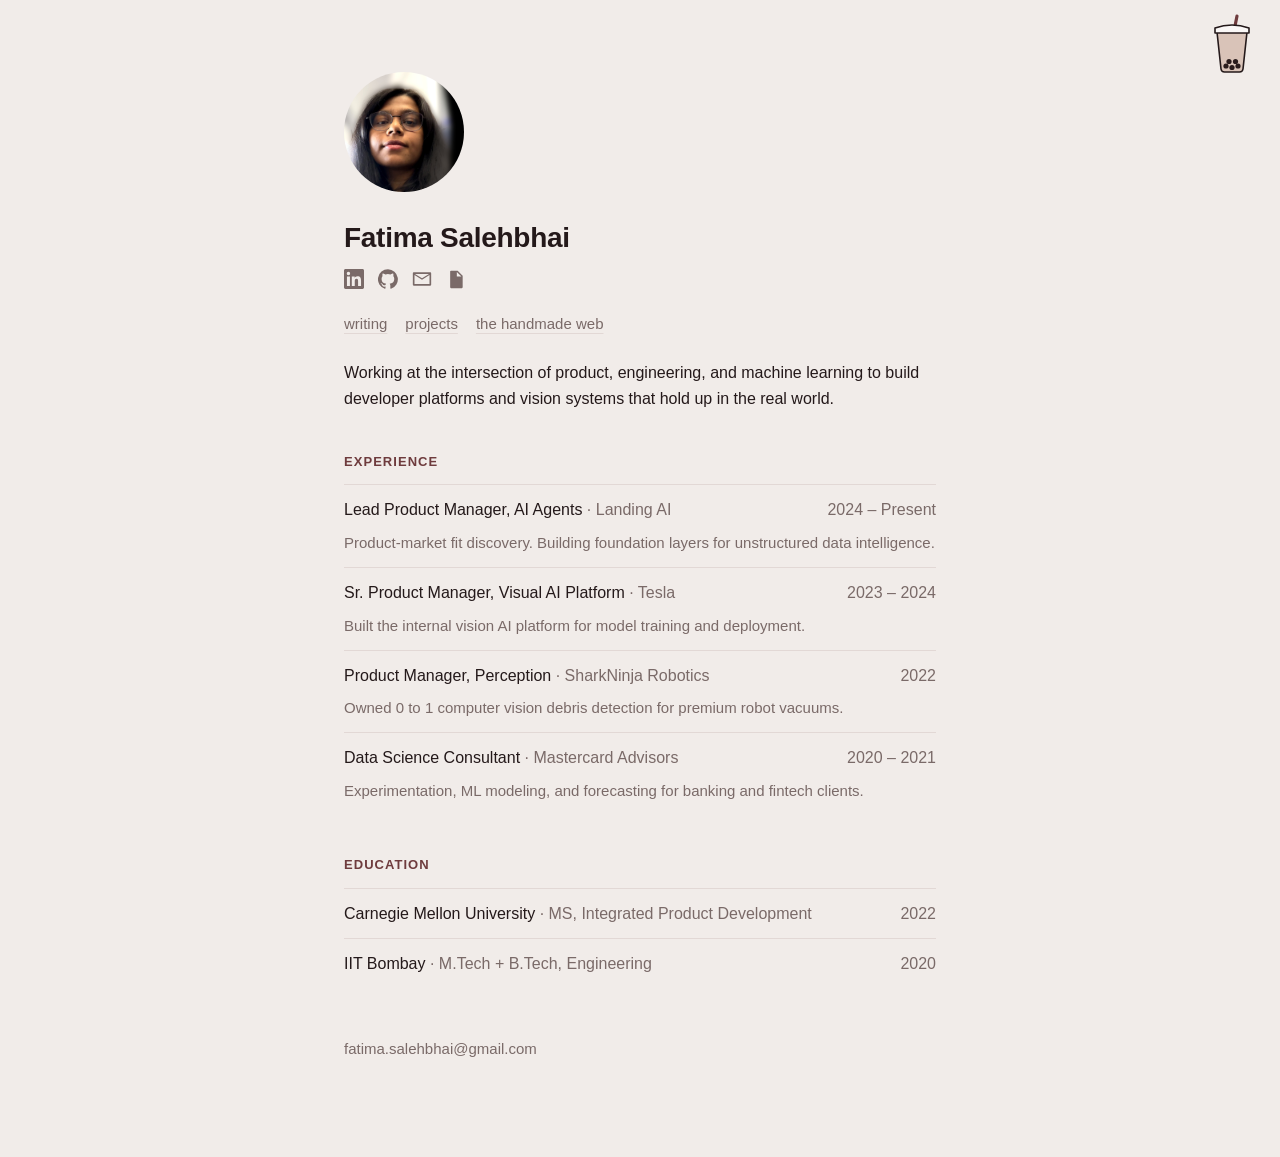
<file: index.html>
<!doctype html>
<html lang="en">
<head>
<meta charset="utf-8">
<meta name="viewport" content="width=device-width, initial-scale=1">
<title>Fatima Salehbhai</title>
<link rel="icon" href="favicon.svg" type="image/svg+xml">
<meta name="description" content="Fatima Salehbhai — product manager building AI agent and developer platforms.">
<style>
  :root{--bg:#f1ece9;--fg:#24191a;--muted:#7a6a68;--line:#e2d8d5;--link:#24191a;--accent:#6e3b3d;--card:#faf7f6;--pearl:#2a1c1c;--milk:#d9c3b8;--leaf:#8a9a78;--win:#cfdae4;--mtn:#a9bccd;--frame:#c9b9b4;--shelf:#ddd0ca;--shelftop:#cfc0b9;--paper:#ffffff;--pot:#a8765c;--rain:#7f98b0}
  @media (prefers-color-scheme:dark){:root:not([data-theme="boba"]){--bg:#231617;--fg:#eee2dc;--muted:#b09c97;--line:#3f2a2b;--link:#eee2dc;--accent:#a9b88f;--card:#2e1e1f;--pearl:#140c0c;--milk:#b98a6e;--leaf:#a9b88f;--win:#1c2733;--mtn:#2c3b4c;--frame:#5a4142;--shelf:#3a2627;--shelftop:#4a3233;--paper:#eee2dc;--pot:#8a5a44;--rain:#8fa3b8}}
  :root[data-theme="chai"]{--bg:#231617;--fg:#eee2dc;--muted:#b09c97;--line:#3f2a2b;--link:#eee2dc;--accent:#a9b88f;--card:#2e1e1f;--pearl:#140c0c;--milk:#b98a6e;--leaf:#a9b88f;--win:#1c2733;--mtn:#2c3b4c;--frame:#5a4142;--shelf:#3a2627;--shelftop:#4a3233;--paper:#eee2dc;--pot:#8a5a44;--rain:#8fa3b8}
  *{box-sizing:border-box}
  body{margin:0;background:var(--bg);transition:background .4s,color .4s;color:var(--fg);font:16px/1.6 -apple-system,BlinkMacSystemFont,"Segoe UI",Helvetica,Arial,sans-serif;-webkit-font-smoothing:antialiased}
  main{max-width:640px;margin:0 auto;padding:72px 24px 96px}
  .avatar{width:120px;height:120px;border-radius:50%;object-fit:cover;display:block;background:var(--line)}
  h1{font-size:28px;font-weight:600;margin:24px 0 8px;letter-spacing:-.01em}
  .links{display:flex;gap:14px;margin:0 0 24px;padding:0;list-style:none}
  .links a{color:var(--muted);display:inline-flex;align-items:center}
  .links a:hover{color:var(--accent)}
  .links svg{width:20px;height:20px;fill:currentColor}
  p{margin:0 0 16px}
  h2{font-size:13px;font-weight:600;text-transform:uppercase;letter-spacing:.08em;color:var(--accent);margin:40px 0 12px}
  .item{display:grid;grid-template-columns:1fr auto;gap:8px 16px;padding:12px 0;border-top:1px solid var(--line)}
  .item:last-child{border-bottom:1px solid var(--line)}
  .item .title{font-weight:500}
  .item .org,.item .date{color:var(--muted)}
  .item .date{white-space:nowrap;font-variant-numeric:tabular-nums}
  .item .desc{grid-column:1/-1;color:var(--muted);font-size:15px;margin:0}
  footer{margin-top:48px;color:var(--muted);font-size:15px}
  a{color:var(--link);text-decoration:none}
  a:hover{text-decoration:underline}
  @media (max-width:480px){.item{grid-template-columns:1fr}.item .date{white-space:normal}}

  /* chai / boba drink switch */
  .brew{position:fixed;top:calc(14px + env(safe-area-inset-top,0px));right:14px;z-index:5;width:60px;height:60px;padding:0;border:0;background:transparent;cursor:pointer;color:var(--fg)}
  .brew svg{width:100%;height:100%;overflow:visible;transition:transform .35s cubic-bezier(.3,1.6,.5,1)}
  .brew:hover svg{transform:rotate(-8deg) translateY(-2px)}
  .brew:active svg{transform:scale(.9)}
  .brew .boba,.brew .chai{transition:opacity .3s,transform .4s cubic-bezier(.3,1.6,.5,1);transform-origin:26px 40px}
  :root .brew .chai{opacity:0;transform:scale(.6)}
  :root .brew .boba{opacity:1;transform:none}
  @media (prefers-color-scheme:dark){:root:not([data-theme="boba"]) .brew .chai{opacity:1;transform:none}:root:not([data-theme="boba"]) .brew .boba{opacity:0;transform:scale(.6)}}
  :root[data-theme="chai"] .brew .chai{opacity:1;transform:none}
  :root[data-theme="chai"] .brew .boba{opacity:0;transform:scale(.6)}
  .brew .pearl{fill:var(--pearl);animation:pearl 2.6s ease-in-out infinite}
  .brew .pearl:nth-of-type(2n){animation-delay:.5s}.brew .pearl:nth-of-type(3n){animation-delay:1.1s}
  @keyframes pearl{0%,100%{transform:translateY(0)}50%{transform:translateY(-2.5px)}}
  .brew .wisp{fill:none;stroke:var(--muted);stroke-width:1.6;stroke-linecap:round;animation:wisp 2.4s ease-out infinite;opacity:0}
  .brew .wisp:nth-of-type(2){animation-delay:.8s}.brew .wisp:nth-of-type(3){animation-delay:1.6s}
  @keyframes wisp{0%{transform:translateY(4px);opacity:0}30%{opacity:.8}100%{transform:translateY(-8px);opacity:0}}
  .brew .tip{position:absolute;right:58px;top:20px;white-space:nowrap;font-size:12px;color:var(--muted);opacity:0;transform:translateX(4px);transition:.2s;pointer-events:none}
  .brew:hover .tip,.brew:focus-visible .tip{opacity:1;transform:none}
  .nav{display:flex;flex-wrap:wrap;gap:6px 18px;margin:-8px 0 24px;font-size:15px}
  .nav a{color:var(--muted);text-decoration:underline;text-decoration-color:var(--line);text-underline-offset:4px}
  .nav a:hover{color:var(--accent);text-decoration-color:var(--accent)}
</style>
</head>
<body>

<button class="brew" type="button" id="brew" aria-label="Switch between chai and boba themes"><span class="tip" id="brewtip">switch to chai</span>
  <svg viewBox="0 0 60 60" aria-hidden="true">
    <g class="boba">
      <line x1="31" y1="2" x2="27" y2="22" stroke="var(--accent)" stroke-width="3.2" stroke-linecap="round"/>
      <path d="M11 18 H41 L37 55 Q36.6 58 33.5 58 H18.5 Q15.4 58 15 55 Z" fill="var(--milk)" stroke="var(--fg)" stroke-width="1.6" stroke-linejoin="round"/>
      <path d="M9 14 Q26 8 43 14 L43 19 H9 Z" fill="var(--card)" stroke="var(--fg)" stroke-width="1.6" stroke-linejoin="round"/>
      <circle class="pearl" cx="20" cy="52" r="2.6"/><circle class="pearl" cx="26" cy="53.5" r="2.6"/><circle class="pearl" cx="32" cy="52" r="2.6"/>
      <circle class="pearl" cx="23" cy="47.5" r="2.6"/><circle class="pearl" cx="29.5" cy="47.5" r="2.6"/>
    </g>
    <g class="chai">
      <path class="wisp" d="M21 20 q-3 -5 0 -10"/><path class="wisp" d="M27 19 q3 -5 0 -10"/><path class="wisp" d="M33 20 q-3 -5 0 -10"/>
      <!-- cutting-chai glass: flared, ribbed, see-through, thick base -->
      <path d="M13 23 H41 L37.6 54 H16.4 Z" fill="var(--fg)" fill-opacity=".06"/>
      <path d="M14.3 31 H39.7 L37.8 53.2 H16.2 Z" fill="var(--milk)" fill-opacity=".92"/>
      <ellipse cx="27" cy="31" rx="12.7" ry="1.6" fill="var(--milk)"/><ellipse cx="27" cy="31" rx="12.7" ry="1.6" fill="#fff" fill-opacity=".18"/>
      <g stroke="var(--fg)" stroke-width=".9" stroke-opacity=".28" fill="none">
        <line x1="17.6" y1="24" x2="18.8" y2="53"/><line x1="22.2" y1="24" x2="22.8" y2="53"/><line x1="27" y1="24" x2="27" y2="53"/><line x1="31.8" y1="24" x2="31.2" y2="53"/><line x1="36.4" y1="24" x2="35.2" y2="53"/>
      </g>
      <path d="M16.4 54 H37.6 L37.2 58 Q37 59 35.8 59 H18.2 Q17 59 16.8 58 Z" fill="var(--fg)" fill-opacity=".12" stroke="var(--fg)" stroke-width="1.4" stroke-linejoin="round"/>
      <path d="M13 23 H41 L37.6 54 H16.4 Z" fill="none" stroke="var(--fg)" stroke-width="1.5" stroke-linejoin="round"/>
      <path d="M15.6 26 L18 51" stroke="#fff" stroke-opacity=".55" stroke-width="1.6" stroke-linecap="round"/>
      <!-- elachi (green cardamom) pods -->
      <g transform="translate(9 53) rotate(-28)">
        <ellipse cx="0" cy="0" rx="6" ry="3.4" fill="#9bb070" stroke="#5f7040" stroke-width=".9"/>
        <path d="M-4.6 -1.2 Q0 -2.6 4.6 -1.2 M-5 .6 Q0 -.4 5 .6 M-4.4 2 Q0 1.6 4.4 2" fill="none" stroke="#5f7040" stroke-width=".55" stroke-opacity=".8"/>
        <path d="M5.8 -.2 l2 -.6" stroke="#5f7040" stroke-width="1" stroke-linecap="round"/>
      </g>
      <g transform="translate(6 58.5) rotate(8)">
        <ellipse cx="0" cy="0" rx="4.6" ry="2.6" fill="#a9bd7e" stroke="#5f7040" stroke-width=".8"/>
        <path d="M-3.4 -.6 Q0 -1.6 3.4 -.6 M-3.4 .9 Q0 .4 3.4 .9" fill="none" stroke="#5f7040" stroke-width=".5" stroke-opacity=".8"/>
      </g>
      <!-- a knob of ginger -->
      <g transform="translate(40 49) rotate(-12)">
        <path d="M0 6 Q-1 1 3 1 Q4 -3 7.5 -1.5 Q10 -4 12 -0.5 Q15 1 12.5 5 Q12 8 8 7.6 Q4 9 0 6 Z" fill="#d9b77e" stroke="#8a6a3a" stroke-width="1" stroke-linejoin="round"/>
        <path d="M4 4 q2 -1 4 0" fill="none" stroke="#8a6a3a" stroke-width=".7" stroke-linecap="round"/>
      </g>
    </g>
  </svg>
</button>
<main>
  <img class="avatar" src="photo.jpg" alt="Fatima Salehbhai" onerror="this.style.visibility='hidden'">
  <h1>Fatima Salehbhai</h1>

  <ul class="links">
    <li><a href="https://www.linkedin.com/in/fatima-saleh" title="LinkedIn" aria-label="LinkedIn"><svg viewBox="0 0 24 24"><path d="M20.45 20.45h-3.55v-5.57c0-1.33-.03-3.04-1.85-3.04-1.85 0-2.14 1.45-2.14 2.94v5.67H9.36V9h3.41v1.56h.05c.47-.9 1.63-1.85 3.36-1.85 3.6 0 4.27 2.37 4.27 5.45v6.29zM5.34 7.43a2.06 2.06 0 1 1 0-4.12 2.06 2.06 0 0 1 0 4.12zM7.12 20.45H3.56V9h3.56v11.45zM22.22 0H1.77C.79 0 0 .77 0 1.73v20.54C0 23.23.79 24 1.77 24h20.45c.98 0 1.78-.77 1.78-1.73V1.73C24 .77 23.2 0 22.22 0z"/></svg></a></li>
    <li><a href="https://github.com/fatima-salehbhai" title="GitHub" aria-label="GitHub"><svg viewBox="0 0 24 24"><path d="M12 .3a12 12 0 0 0-3.8 23.4c.6.1.8-.3.8-.6v-2c-3.3.7-4-1.6-4-1.6-.6-1.4-1.4-1.8-1.4-1.8-1.1-.7.1-.7.1-.7 1.2.1 1.8 1.2 1.8 1.2 1.1 1.8 2.8 1.3 3.5 1 .1-.8.4-1.3.8-1.6-2.7-.3-5.5-1.3-5.5-5.9 0-1.3.5-2.4 1.2-3.2-.1-.3-.5-1.5.1-3.2 0 0 1-.3 3.3 1.2a11.5 11.5 0 0 1 6 0c2.3-1.5 3.3-1.2 3.3-1.2.6 1.7.2 2.9.1 3.2.8.8 1.2 1.9 1.2 3.2 0 4.6-2.8 5.6-5.5 5.9.4.4.8 1.1.8 2.2v3.3c0 .3.2.7.8.6A12 12 0 0 0 12 .3"/></svg></a></li>
    <li><a href="mailto:fatima.salehbhai@gmail.com" title="Email" aria-label="Email"><svg viewBox="0 0 24 24"><path d="M2 4h20a1 1 0 0 1 1 1v14a1 1 0 0 1-1 1H2a1 1 0 0 1-1-1V5a1 1 0 0 1 1-1zm1 3.3V18h18V7.3l-9 5.6-9-5.6zM3.6 6l8.4 5.2L20.4 6H3.6z"/></svg></a></li>
    <li><a href="resume.html" title="Resume" aria-label="Resume"><svg viewBox="0 0 24 24"><path d="M6 2h8l6 6v14a1 1 0 0 1-1 1H6a1 1 0 0 1-1-1V3a1 1 0 0 1 1-1zm7 1.5V9h5.5L13 3.5zM8 12h8v1.5H8V12zm0 3.5h8V17H8v-1.5zM8 19h5v1.5H8V19z"/></svg></a></li>
  </ul>

  <nav class="nav"><a href="writing/">writing</a><a href="projects/">projects</a><a href="archive/">the handmade web</a></nav>
  <p>Working at the intersection of product, engineering, and machine learning to build developer platforms and vision systems that hold up in the real world.</p>

  <h2>Experience</h2>
  <div class="item"><span class="title">Lead Product Manager, AI Agents <span class="org">· Landing AI</span></span><span class="date">2024 – Present</span><p class="desc">Product-market fit discovery. Building foundation layers for unstructured data intelligence.</p></div>
  <div class="item"><span class="title">Sr. Product Manager, Visual AI Platform <span class="org">· Tesla</span></span><span class="date">2023 – 2024</span><p class="desc">Built the internal vision AI platform for model training and deployment.</p></div>
  <div class="item"><span class="title">Product Manager, Perception <span class="org">· SharkNinja Robotics</span></span><span class="date">2022</span><p class="desc">Owned 0 to 1 computer vision debris detection for premium robot vacuums.</p></div>
  <div class="item"><span class="title">Data Science Consultant <span class="org">· Mastercard Advisors</span></span><span class="date">2020 – 2021</span><p class="desc">Experimentation, ML modeling, and forecasting for banking and fintech clients.</p></div>

  <h2>Education</h2>
  <div class="item"><span class="title">Carnegie Mellon University <span class="org">· MS, Integrated Product Development</span></span><span class="date">2022</span></div>
  <div class="item"><span class="title">IIT Bombay <span class="org">· M.Tech + B.Tech, Engineering</span></span><span class="date">2020</span></div>

  <footer>fatima.salehbhai@gmail.com</footer>
</main>
<script data-goatcounter="https://fatimasalehbhai.goatcounter.com/count" async src="//gc.zgo.at/count.js"></script>
<script>
  // drink sounds: real public-domain recordings (see sounds/CREDITS.md). Boba: ice rattle + sip. Chai: pour + clink.
  (function(){
    var clips={};
    ['boba','chai'].forEach(function(k){ try{ var a=new Audio('sounds/'+k+'.mp3'); a.preload='auto'; a.volume=0.6; clips[k]=a; }catch(e){} });
    window.brewSound=function(kind){ var a=clips[kind]; if(!a) return; try{ a.currentTime=0; var p=a.play(); if(p&&p.catch) p.catch(function(){}); }catch(e){} };
  })();
  // chai (dark) / boba (light); defaults to the visitor's system setting
  (function(){
    var root=document.documentElement, btn=document.getElementById('brew'), tip=document.getElementById('brewtip'), mq=matchMedia('(prefers-color-scheme: dark)');
    try{ var s=localStorage.getItem('brew'); if(s) root.dataset.theme=s; }catch(e){}
    function current(){ return root.dataset.theme || (mq.matches?'chai':'boba'); }
    function label(){ var next=current()==='chai'?'boba':'chai'; tip.textContent='switch to '+next; btn.setAttribute('aria-label','Switch to '+next+' theme'); }
    btn.addEventListener('click',function(){ var next=current()==='chai'?'boba':'chai'; root.dataset.theme=next; try{ localStorage.setItem('brew',next); }catch(e){} label(); if(window.brewSound) brewSound(next==='chai'?'boba':'chai'); });
    mq.addEventListener('change',label); label();
  })();
</script>
</body>
</html>
</file>
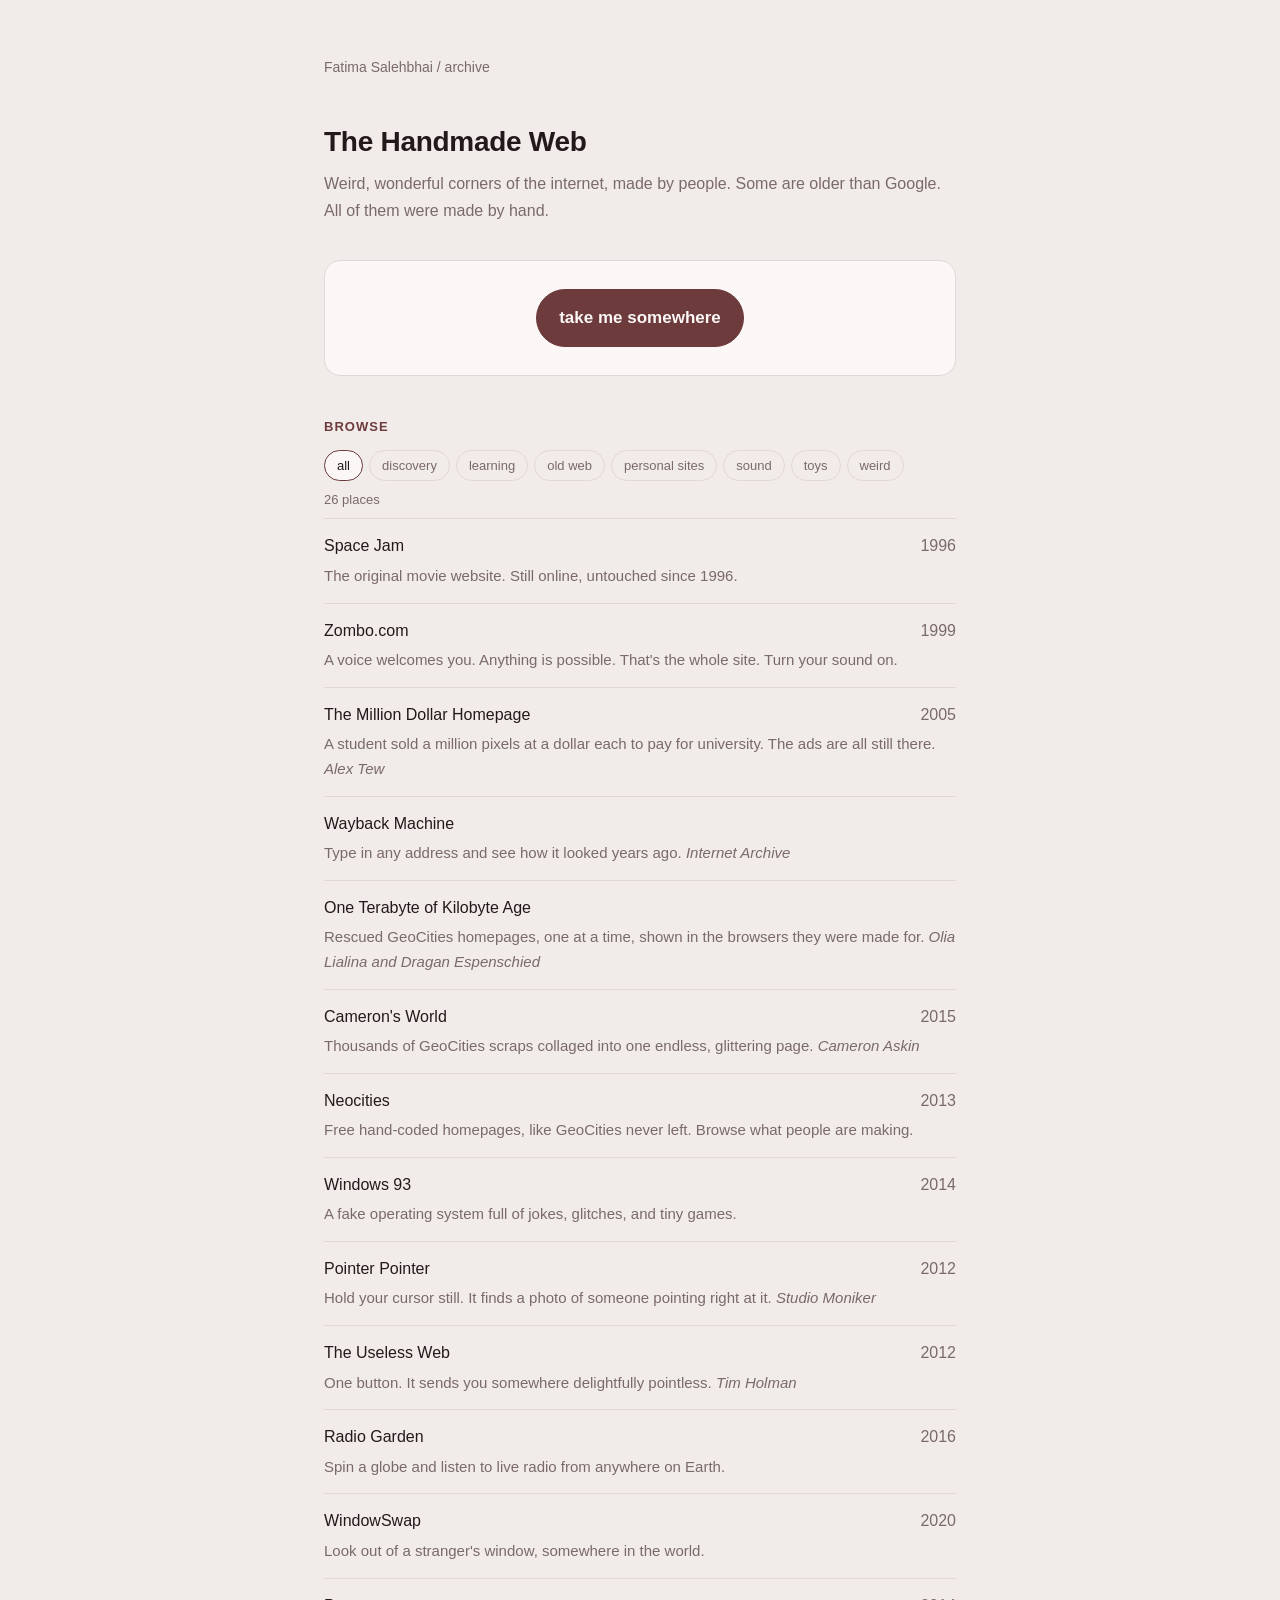
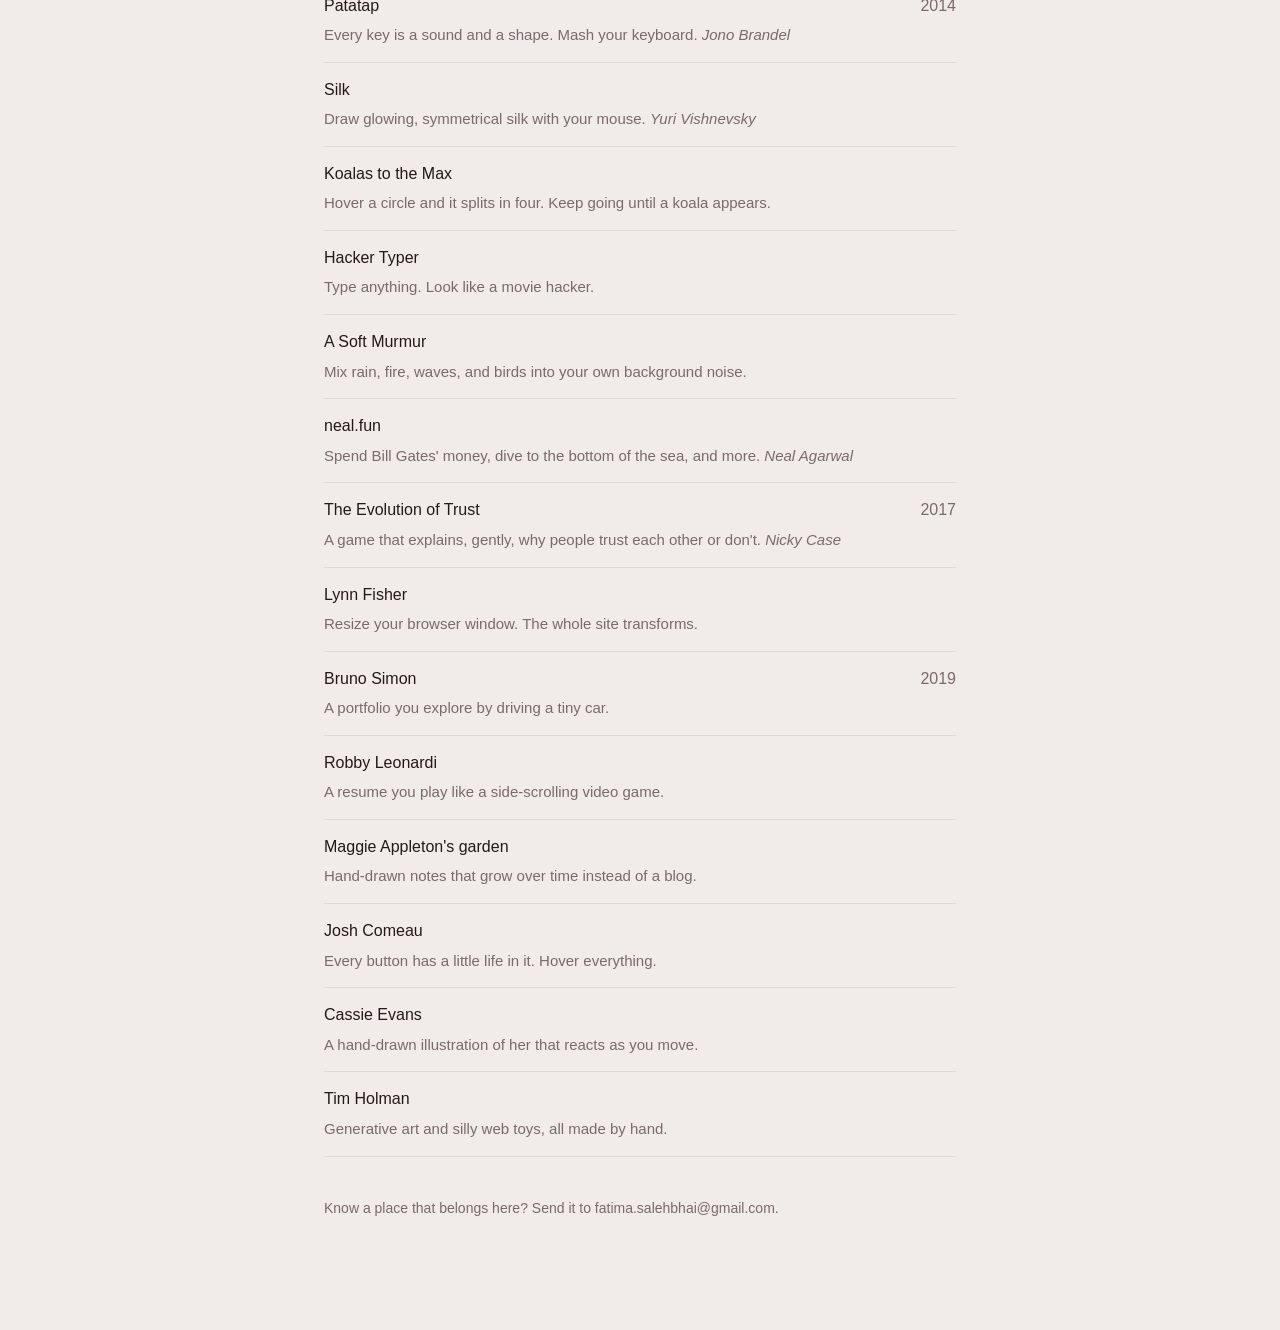
<file: archive/index.html>
<!doctype html><html lang="en"><head><meta charset="utf-8"><meta name="viewport" content="width=device-width,initial-scale=1">
<title>The Handmade Web</title><meta name="description" content="Weird, wonderful corners of the internet, made by people.">
<link rel="icon" href="../favicon.svg" type="image/svg+xml"><link rel="stylesheet" href="../site.css"><script>try{var s=localStorage.getItem("brew");if(s)document.documentElement.dataset.theme=s}catch(e){}</script>
<style>
.portal{margin:8px 0 12px;padding:28px 24px;border:1px solid var(--line);border-radius:16px;background:var(--card);text-align:center}
.go{font:inherit;font-size:17px;font-weight:600;padding:14px 22px;border-radius:999px;border:1px solid var(--accent);background:var(--accent);color:var(--card);cursor:pointer;transition:transform .15s}
.go:hover{transform:translateY(-1px) rotate(-1deg)}.go:active{transform:scale(.97)}
.pick{margin-top:22px;text-align:left}
.pick .t{font-size:20px;font-weight:600}.pick .m{color:var(--muted);font-size:14px;margin:2px 0 8px}.pick .w{margin:0 0 14px}
.pick a.visit{font-weight:600;color:var(--accent);text-decoration:none}.pick a.visit:hover{text-decoration:underline}
.pick{animation:pop .35s cubic-bezier(.3,1.5,.5,1)}@keyframes pop{from{opacity:0;transform:translateY(6px) scale(.98)}}
.filters{display:flex;flex-wrap:wrap;gap:6px;margin:0 0 8px}
.filters button{font:inherit;font-size:13px;padding:4px 12px;border-radius:999px;border:1px solid var(--line);background:transparent;color:var(--muted);cursor:pointer}
.filters button[aria-pressed="true"]{border-color:var(--accent);color:var(--fg);background:var(--card)}
.count{color:var(--muted);font-size:13px;margin-bottom:8px}
.foot{margin-top:40px;color:var(--muted);font-size:14px}
</style></head>
<body><main>
<div class="crumb"><a href="../">Fatima Salehbhai</a> / archive</div>
<h1>The Handmade Web</h1>
<p class="lede">Weird, wonderful corners of the internet, made by people. Some are older than Google. All of them were made by hand.</p>
<div class="portal"><button class="go" id="go" type="button">take me somewhere</button><div id="pick"></div></div>
<h2>Browse</h2>
<div class="filters" id="filters"></div>
<div class="count" id="count"></div>
<div id="list"></div>
<p class="foot">Know a place that belongs here? Send it to fatima.salehbhai@gmail.com.</p>
</main>
<script>
fetch('archive.json',{cache:'no-cache'}).then(r=>r.json()).then(items=>{
  const esc=s=>String(s).replace(/[&<>"]/g,c=>({'&':'&amp;','<':'&lt;','>':'&gt;','"':'&quot;'}[c]));
  const meta=i=>[i.year,i.by].filter(Boolean).map(esc).join(' · ');
  let last=-1, tag='all';
  document.getElementById('go').addEventListener('click',()=>{
    let n; do{ n=Math.floor(Math.random()*items.length); }while(items.length>1&&n===last); last=n; const i=items[n];
    document.getElementById('go').textContent='somewhere else';
    const el=document.getElementById('pick'); el.innerHTML='';
    el.innerHTML='<div class="pick"><div class="t">'+esc(i.title)+'</div>'+(meta(i)?'<div class="m">'+meta(i)+'</div>':'')+'<p class="w">'+esc(i.why)+'</p><a class="visit" href="'+esc(i.url)+'" target="_blank" rel="noopener">go there &rarr;</a></div>';
  });
  const tags=['all',...[...new Set(items.flatMap(i=>i.tags))].sort()];
  const fl=document.getElementById('filters');
  fl.innerHTML=tags.map(t=>'<button type="button" data-t="'+esc(t)+'" aria-pressed="'+(t==='all')+'">'+esc(t)+'</button>').join('');
  fl.addEventListener('click',e=>{const b=e.target.closest('button'); if(!b) return; tag=b.dataset.t; fl.querySelectorAll('button').forEach(x=>x.setAttribute('aria-pressed',x===b)); render();});
  function render(){ const shown=items.filter(i=>tag==='all'||i.tags.includes(tag));
    document.getElementById('count').textContent=shown.length+' places';
    document.getElementById('list').innerHTML=shown.map(i=>'<a class="row" href="'+esc(i.url)+'" target="_blank" rel="noopener"><span class="t">'+esc(i.title)+'</span><span class="d">'+esc(i.year||'')+'</span><span class="s">'+esc(i.why)+(i.by?' <em>'+esc(i.by)+'</em>':'')+'</span></a>').join(''); }
  render();
});
</script></body></html>
</file>
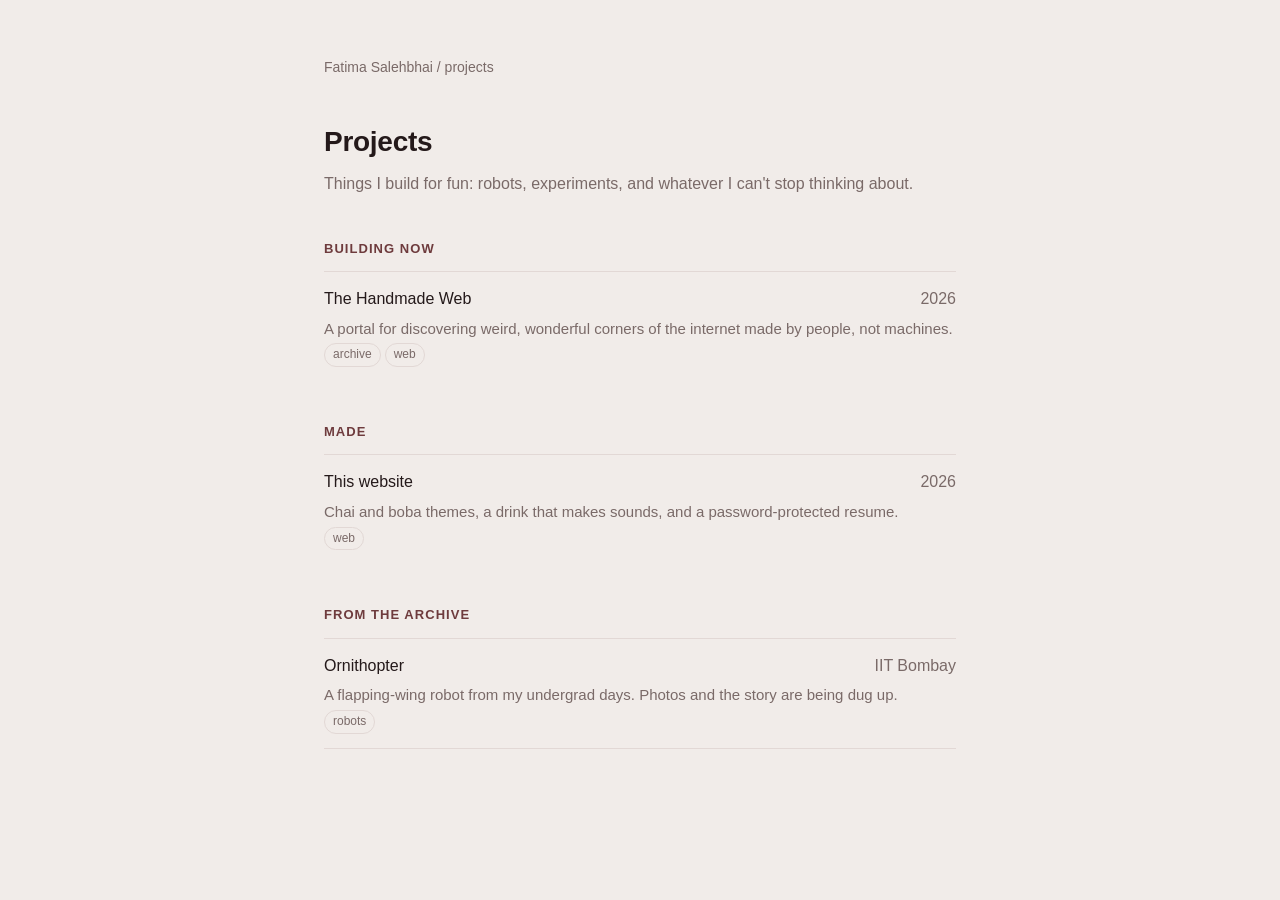
<file: projects/index.html>
<!doctype html><html lang="en"><head><meta charset="utf-8"><meta name="viewport" content="width=device-width,initial-scale=1">
<title>Projects · Fatima Salehbhai</title><link rel="icon" href="../favicon.svg" type="image/svg+xml"><link rel="stylesheet" href="../site.css"><script>try{var s=localStorage.getItem("brew");if(s)document.documentElement.dataset.theme=s}catch(e){}</script></head>
<body><main>
<div class="crumb"><a href="../">Fatima Salehbhai</a> / projects</div>
<h1>Projects</h1>
<p class="lede">Things I build for fun: robots, experiments, and whatever I can't stop thinking about.</p>
<div id="out"></div>
</main>
<script>
const GROUPS=[['building','Building now'],['done','Made'],['old','From the archive']];
fetch('projects.json',{cache:'no-cache'}).then(r=>r.json()).then(ps=>{
  document.getElementById('out').innerHTML=GROUPS.map(([k,label])=>{const g=ps.filter(p=>p.status===k); if(!g.length) return '';
    return '<h2>'+label+'</h2>'+g.map(p=>{const tag=p.link?'a':'div'; return '<'+tag+' class="row"'+(p.link?' href="'+p.link+'"':'')+'><span class="t">'+p.title+'</span><span class="d">'+p.year+'</span><span class="s">'+p.blurb+'<br>'+(p.tags||[]).map(t=>'<span class="tag">'+t+'</span>').join('')+'</span></'+tag+'>';}).join('');}).join('');
});
</script></body></html>
</file>
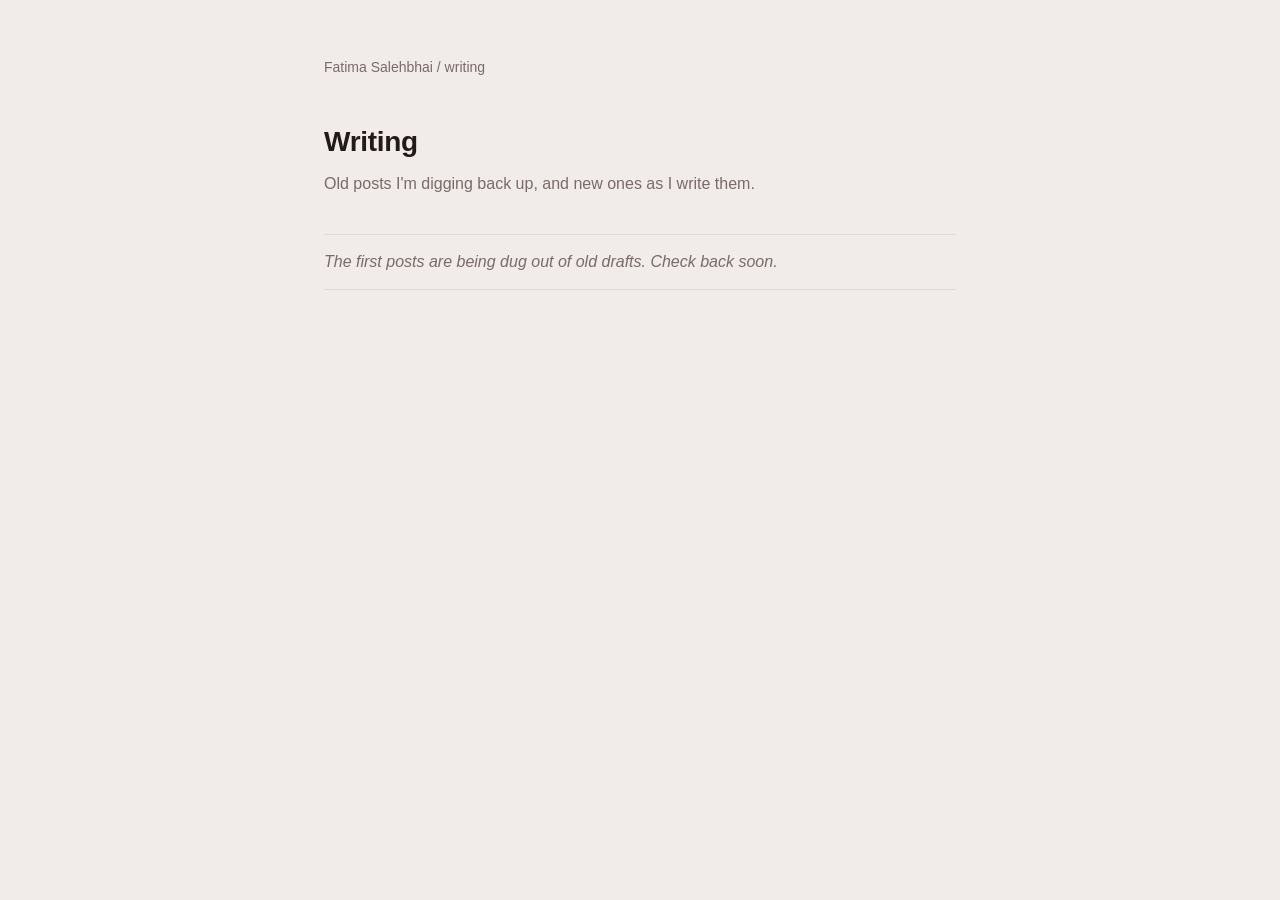
<file: writing/index.html>
<!doctype html><html lang="en"><head><meta charset="utf-8"><meta name="viewport" content="width=device-width,initial-scale=1">
<title>Writing · Fatima Salehbhai</title><link rel="icon" href="../favicon.svg" type="image/svg+xml"><link rel="stylesheet" href="../site.css"><script>try{var s=localStorage.getItem("brew");if(s)document.documentElement.dataset.theme=s}catch(e){}</script></head>
<body><main>
<div class="crumb"><a href="../">Fatima Salehbhai</a> / writing</div>
<h1>Writing</h1>
<p class="lede">Old posts I'm digging back up, and new ones as I write them.</p>
<div id="list"></div>
</main>
<script>
fetch('posts.json',{cache:'no-cache'}).then(r=>r.json()).then(posts=>{
  const el=document.getElementById('list');
  if(!posts.length){ el.innerHTML='<div class="empty">The first posts are being dug out of old drafts. Check back soon.</div>'; return; }
  posts.sort((a,b)=>b.date.localeCompare(a.date));
  el.innerHTML=posts.map(p=>'<a class="row" href="'+(p.url||('post.html?p='+encodeURIComponent(p.slug)))+'"><span class="t">'+p.title+'</span><span class="d">'+p.date.slice(0,4)+'</span>'+(p.summary?'<span class="s">'+p.summary+'</span>':'')+'</a>').join('');
});
</script></body></html>
</file>
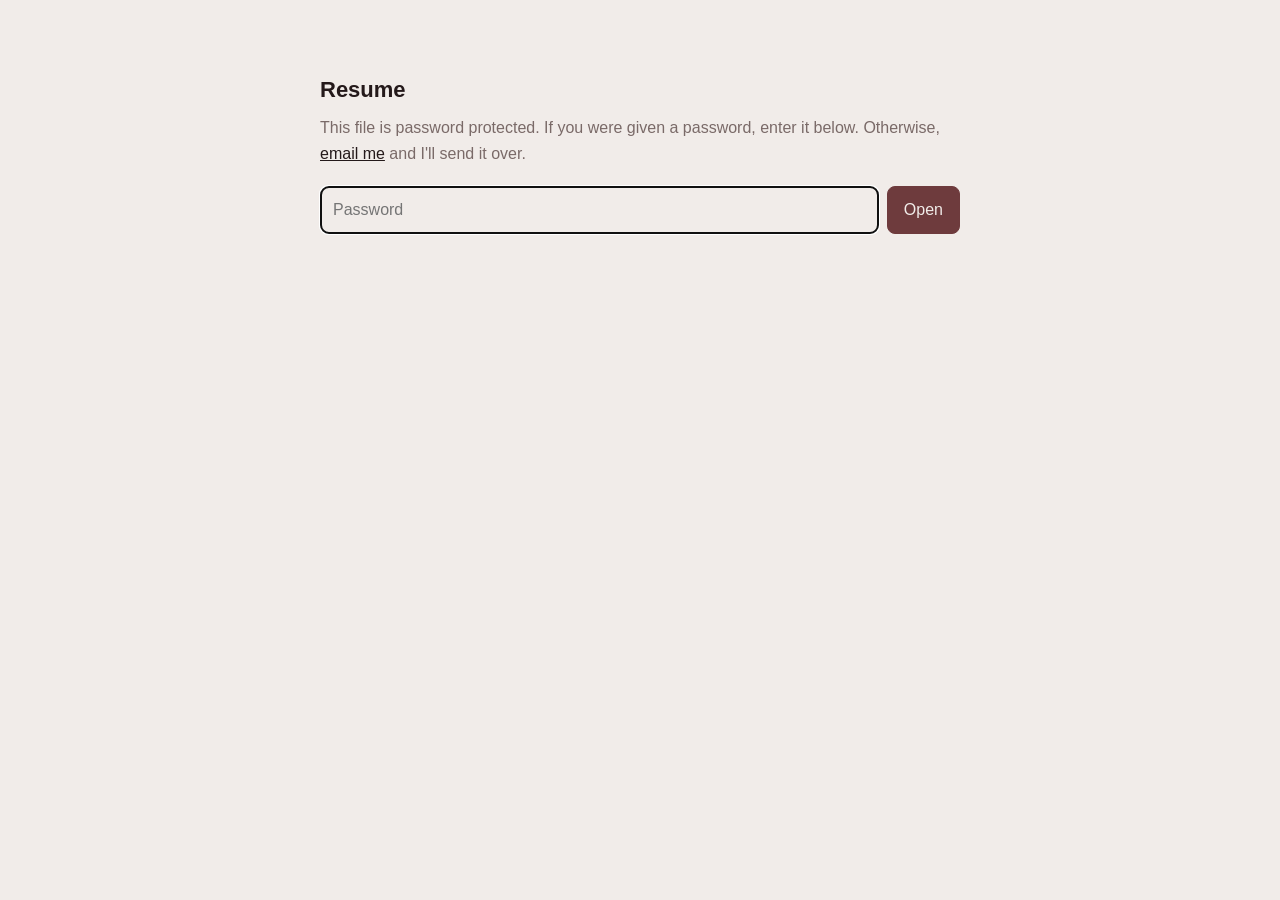
<file: resume.html>
<!doctype html>
<html lang="en">
<head>
<meta charset="utf-8">
<meta name="viewport" content="width=device-width, initial-scale=1">
<meta name="robots" content="noindex">
<title>Resume · Fatima Salehbhai</title>
<style>
  :root{--bg:#f1ece9;--fg:#24191a;--muted:#7a6a68;--line:#e2d8d5;--link:#24191a;--accent:#6e3b3d;--card:#faf7f6;--pearl:#2a1c1c;--milk:#d9c3b8;--leaf:#8a9a78}
  @media (prefers-color-scheme:dark){:root:not([data-theme="boba"]){--bg:#231617;--fg:#eee2dc;--muted:#b09c97;--line:#3f2a2b;--link:#eee2dc;--accent:#a9b88f;--card:#2e1e1f;--pearl:#140c0c;--milk:#b98a6e;--leaf:#a9b88f}}
  :root[data-theme="chai"]{--bg:#231617;--fg:#eee2dc;--muted:#b09c97;--line:#3f2a2b;--link:#eee2dc;--accent:#a9b88f;--card:#2e1e1f;--pearl:#140c0c;--milk:#b98a6e;--leaf:#a9b88f}
  body{margin:0;background:var(--bg);transition:background .4s,color .4s;color:var(--fg);font:16px/1.6 -apple-system,BlinkMacSystemFont,"Segoe UI",Helvetica,Arial,sans-serif}
  main{max-width:640px;margin:0 auto;padding:72px 24px}
  h1{font-size:22px;font-weight:600;margin:0 0 8px}
  p{color:var(--muted);margin:0 0 20px}
  form{display:flex;gap:8px;flex-wrap:wrap}
  input{flex:1;min-width:200px;font:inherit;padding:10px 12px;border:1px solid var(--line);border-radius:8px;background:transparent;color:var(--fg)}
  button{font:inherit;padding:10px 16px;border:1px solid var(--accent);border-radius:8px;background:var(--accent);color:var(--bg);cursor:pointer}
  .err{color:#c0392b;margin-top:12px;min-height:1.5em}
  a{color:var(--fg)}
  iframe{width:100%;height:85vh;border:1px solid var(--line);border-radius:8px;margin-top:20px}
</style>
</head>
<body>
<main>
  <h1>Resume</h1>
  <p>This file is password protected. If you were given a password, enter it below. Otherwise, <a href="mailto:fatima.salehbhai@gmail.com">email me</a> and I'll send it over.</p>
  <form id="f">
    <input id="pw" type="password" placeholder="Password" autocomplete="off" autofocus>
    <button type="submit">Open</button>
  </form>
  <div class="err" id="err"></div>
  <div id="out"></div>
</main>
<script>
try{ var s=localStorage.getItem('brew'); if(s) document.documentElement.dataset.theme=s; }catch(e){}
const enc = fetch('resume.enc').then(r => r.arrayBuffer());
document.getElementById('f').addEventListener('submit', async e => {
  e.preventDefault();
  const err = document.getElementById('err'); err.textContent = '';
  try {
    const buf = new Uint8Array(await enc);
    const salt = buf.slice(0,16), iv = buf.slice(16,28), ct = buf.slice(28);
    const pw = new TextEncoder().encode(document.getElementById('pw').value);
    const base = await crypto.subtle.importKey('raw', pw, 'PBKDF2', false, ['deriveKey']);
    const key = await crypto.subtle.deriveKey({name:'PBKDF2', salt, iterations:300000, hash:'SHA-256'}, base, {name:'AES-GCM', length:256}, false, ['decrypt']);
    const pdf = await crypto.subtle.decrypt({name:'AES-GCM', iv}, key, ct);
    const url = URL.createObjectURL(new Blob([pdf], {type:'application/pdf'}));
    document.getElementById('out').innerHTML = '<p><a href="'+url+'" download="Fatima_Salehbhai_Resume.pdf">Download PDF</a></p><iframe src="'+url+'"></iframe>';
    document.getElementById('f').hidden = true;
  } catch (_) { err.textContent = 'That password did not work.'; }
});
</script>
</body>
</html>
</file>
<file: site.css>
/* shared look for subpages: same chai / boba tokens as the homepage */
:root{--bg:#f1ece9;--fg:#24191a;--muted:#7a6a68;--line:#e2d8d5;--accent:#6e3b3d;--card:#faf7f6}
@media (prefers-color-scheme:dark){:root:not([data-theme="boba"]){--bg:#231617;--fg:#eee2dc;--muted:#b09c97;--line:#3f2a2b;--accent:#a9b88f;--card:#2e1e1f;color-scheme:dark}}
:root[data-theme="chai"]{--bg:#231617;--fg:#eee2dc;--muted:#b09c97;--line:#3f2a2b;--accent:#a9b88f;--card:#2e1e1f;color-scheme:dark}
*{box-sizing:border-box}
body{margin:0;background:var(--bg);color:var(--fg);font:16px/1.65 -apple-system,BlinkMacSystemFont,"Segoe UI",Helvetica,Arial,sans-serif;-webkit-font-smoothing:antialiased}
main{max-width:680px;margin:0 auto;padding:56px 24px 96px}
a{color:var(--fg);text-decoration:underline;text-decoration-color:var(--line);text-underline-offset:3px}
a:hover{text-decoration-color:var(--accent)}
.crumb{font-size:14px;color:var(--muted);margin-bottom:40px}.crumb a{color:var(--muted);text-decoration:none}.crumb a:hover{color:var(--accent)}
h1{font-size:28px;font-weight:600;margin:0 0 6px;letter-spacing:-.01em}
.lede{color:var(--muted);margin:0 0 36px}
h2{font-size:13px;font-weight:600;text-transform:uppercase;letter-spacing:.08em;color:var(--accent);margin:40px 0 12px}
.row{display:grid;grid-template-columns:1fr auto;gap:4px 16px;padding:14px 0;border-top:1px solid var(--line);text-decoration:none}
.row:last-child{border-bottom:1px solid var(--line)}
.row .t{font-weight:500}.row .d{color:var(--muted);font-variant-numeric:tabular-nums;white-space:nowrap}
.row .s{grid-column:1/-1;color:var(--muted);font-size:15px}
.tag{display:inline-block;font-size:12px;padding:1px 8px;border:1px solid var(--line);border-radius:999px;color:var(--muted);margin-right:4px}
.empty{color:var(--muted);font-style:italic;padding:14px 0;border-top:1px solid var(--line);border-bottom:1px solid var(--line)}
@media (max-width:480px){.row{grid-template-columns:1fr}.row .d{white-space:normal}}
</file>
